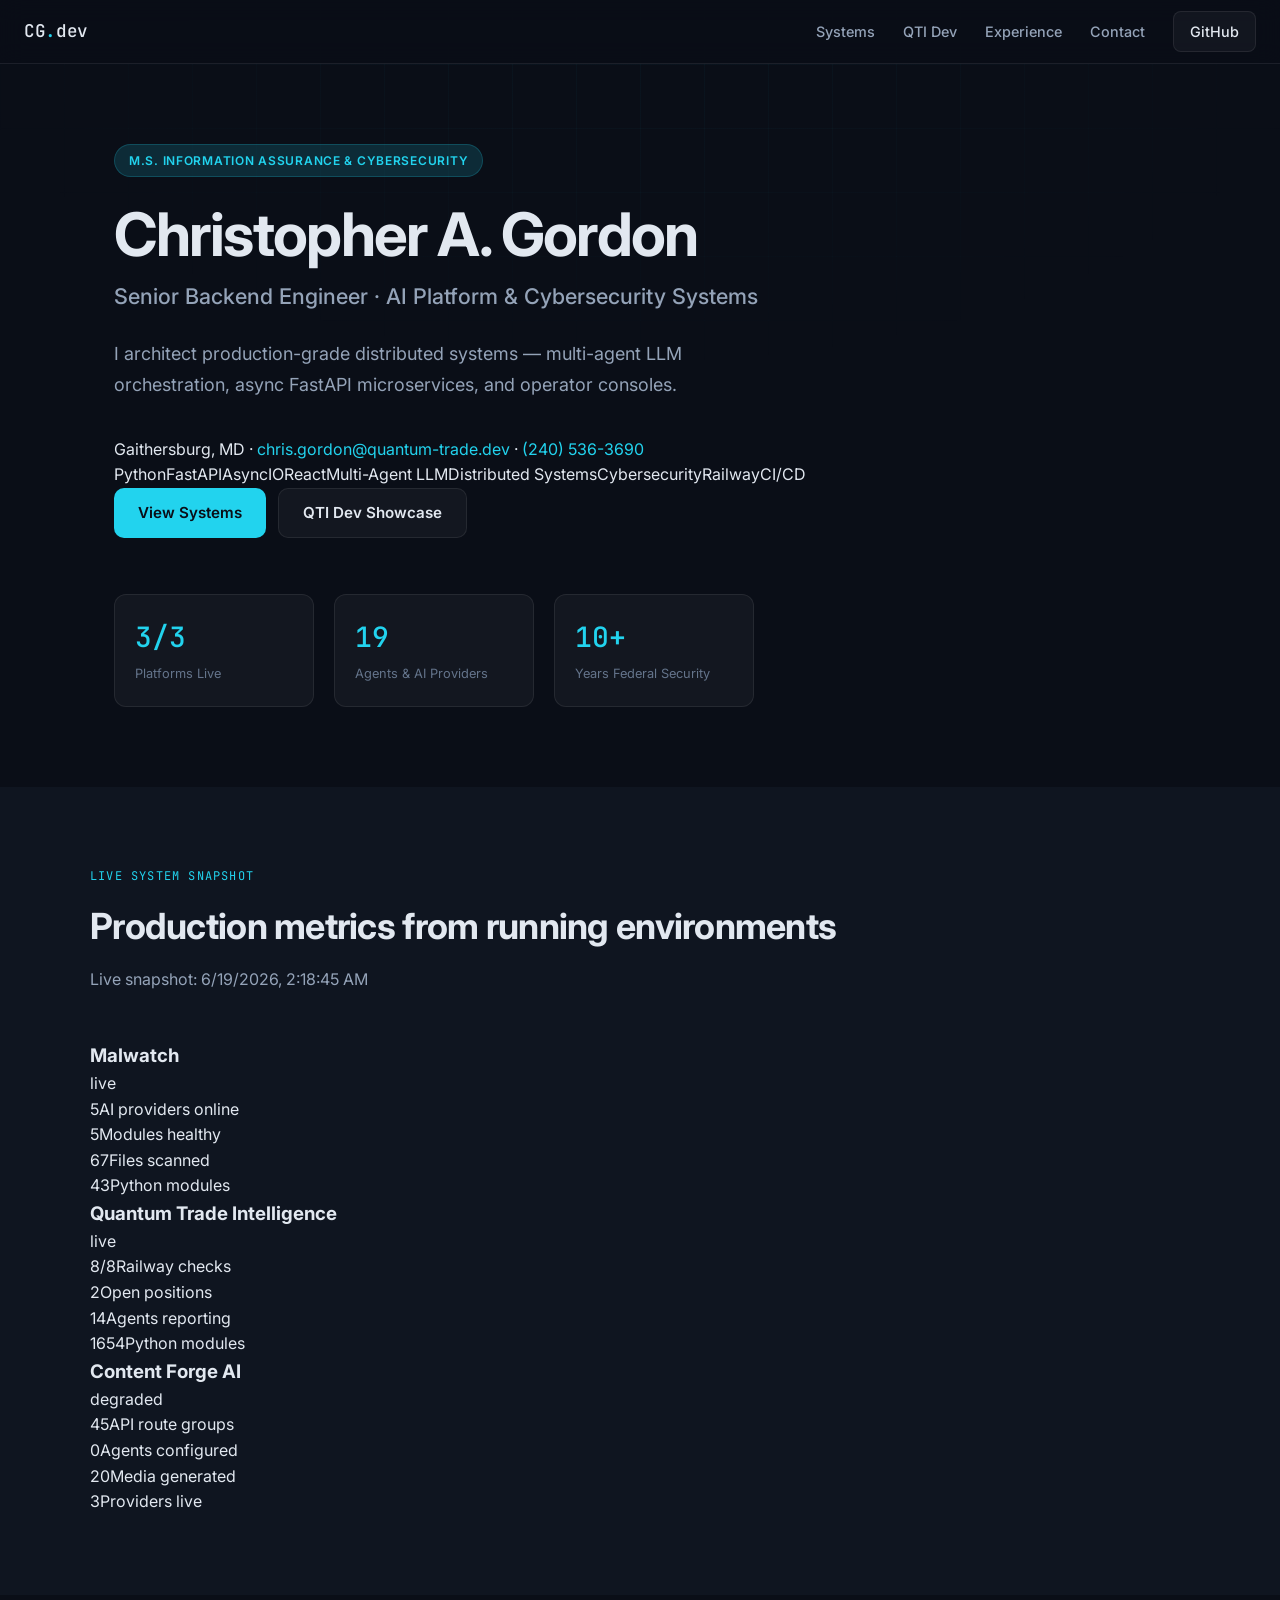
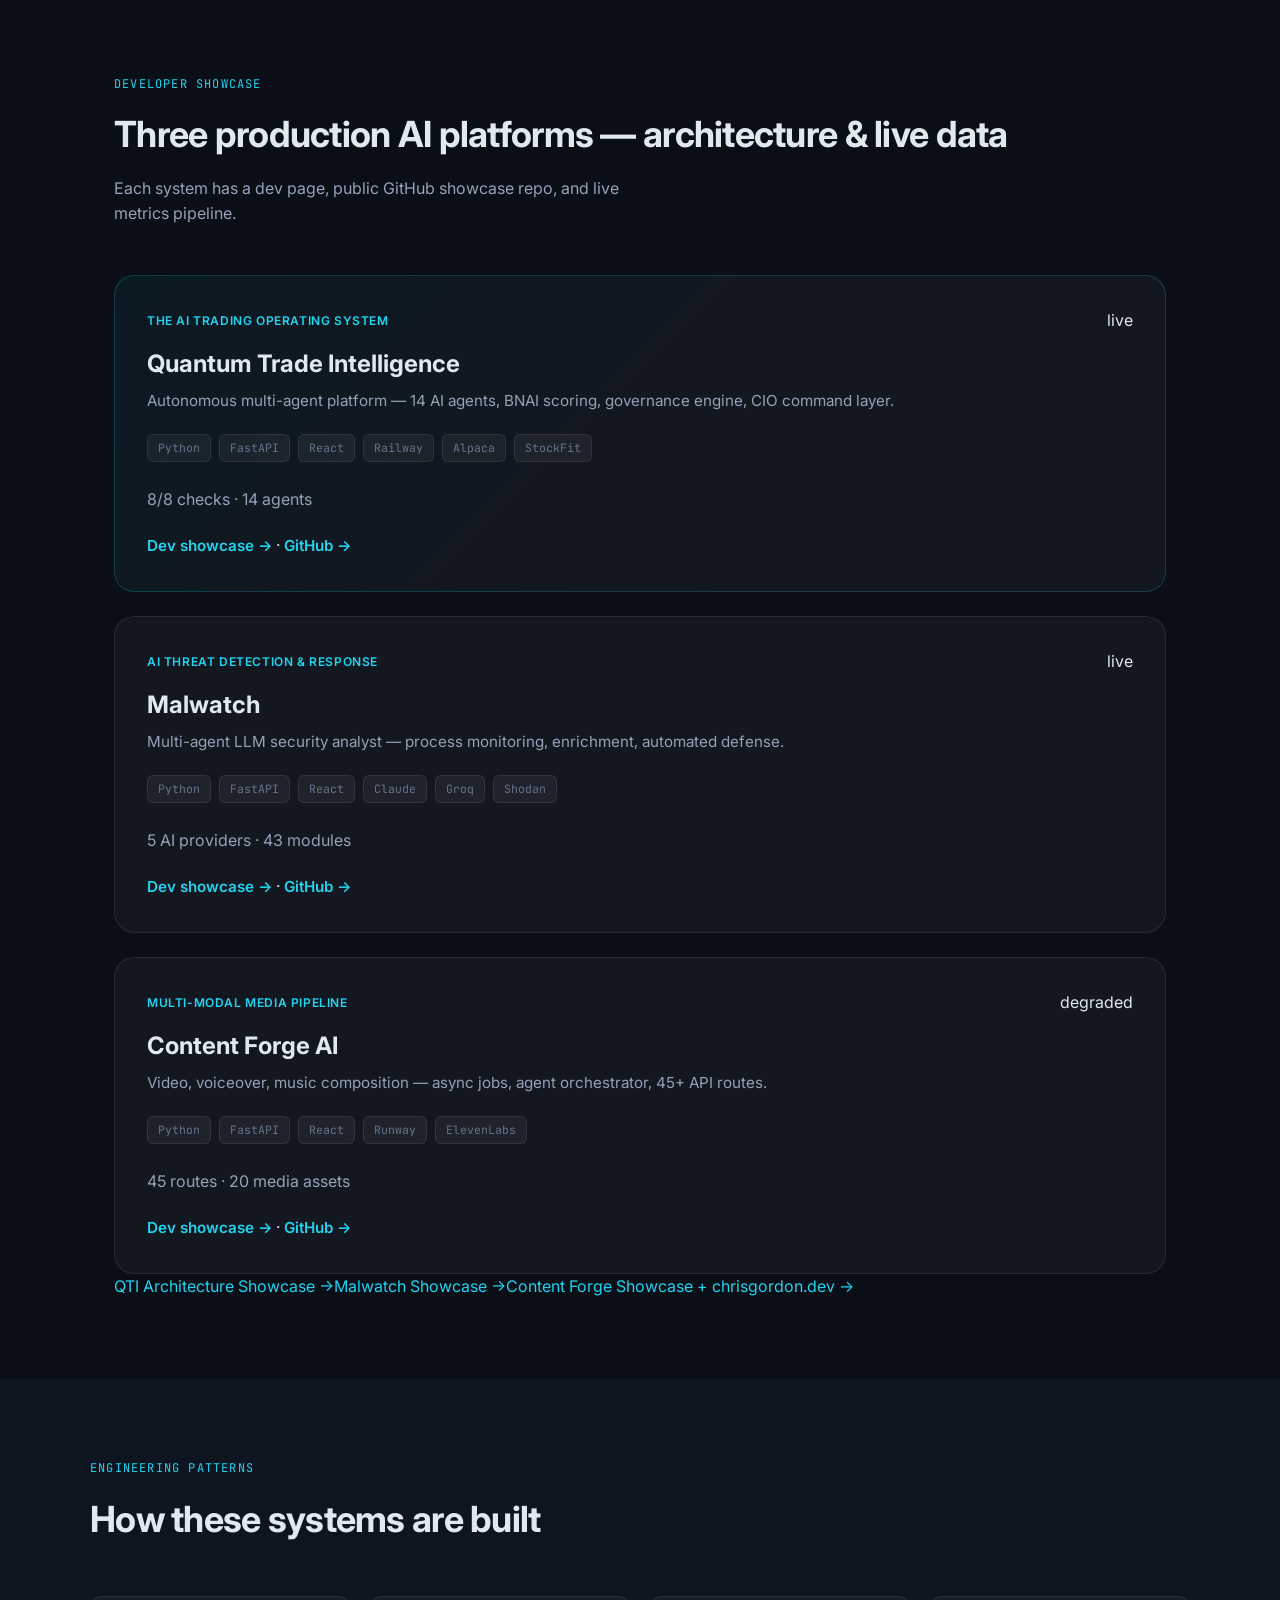
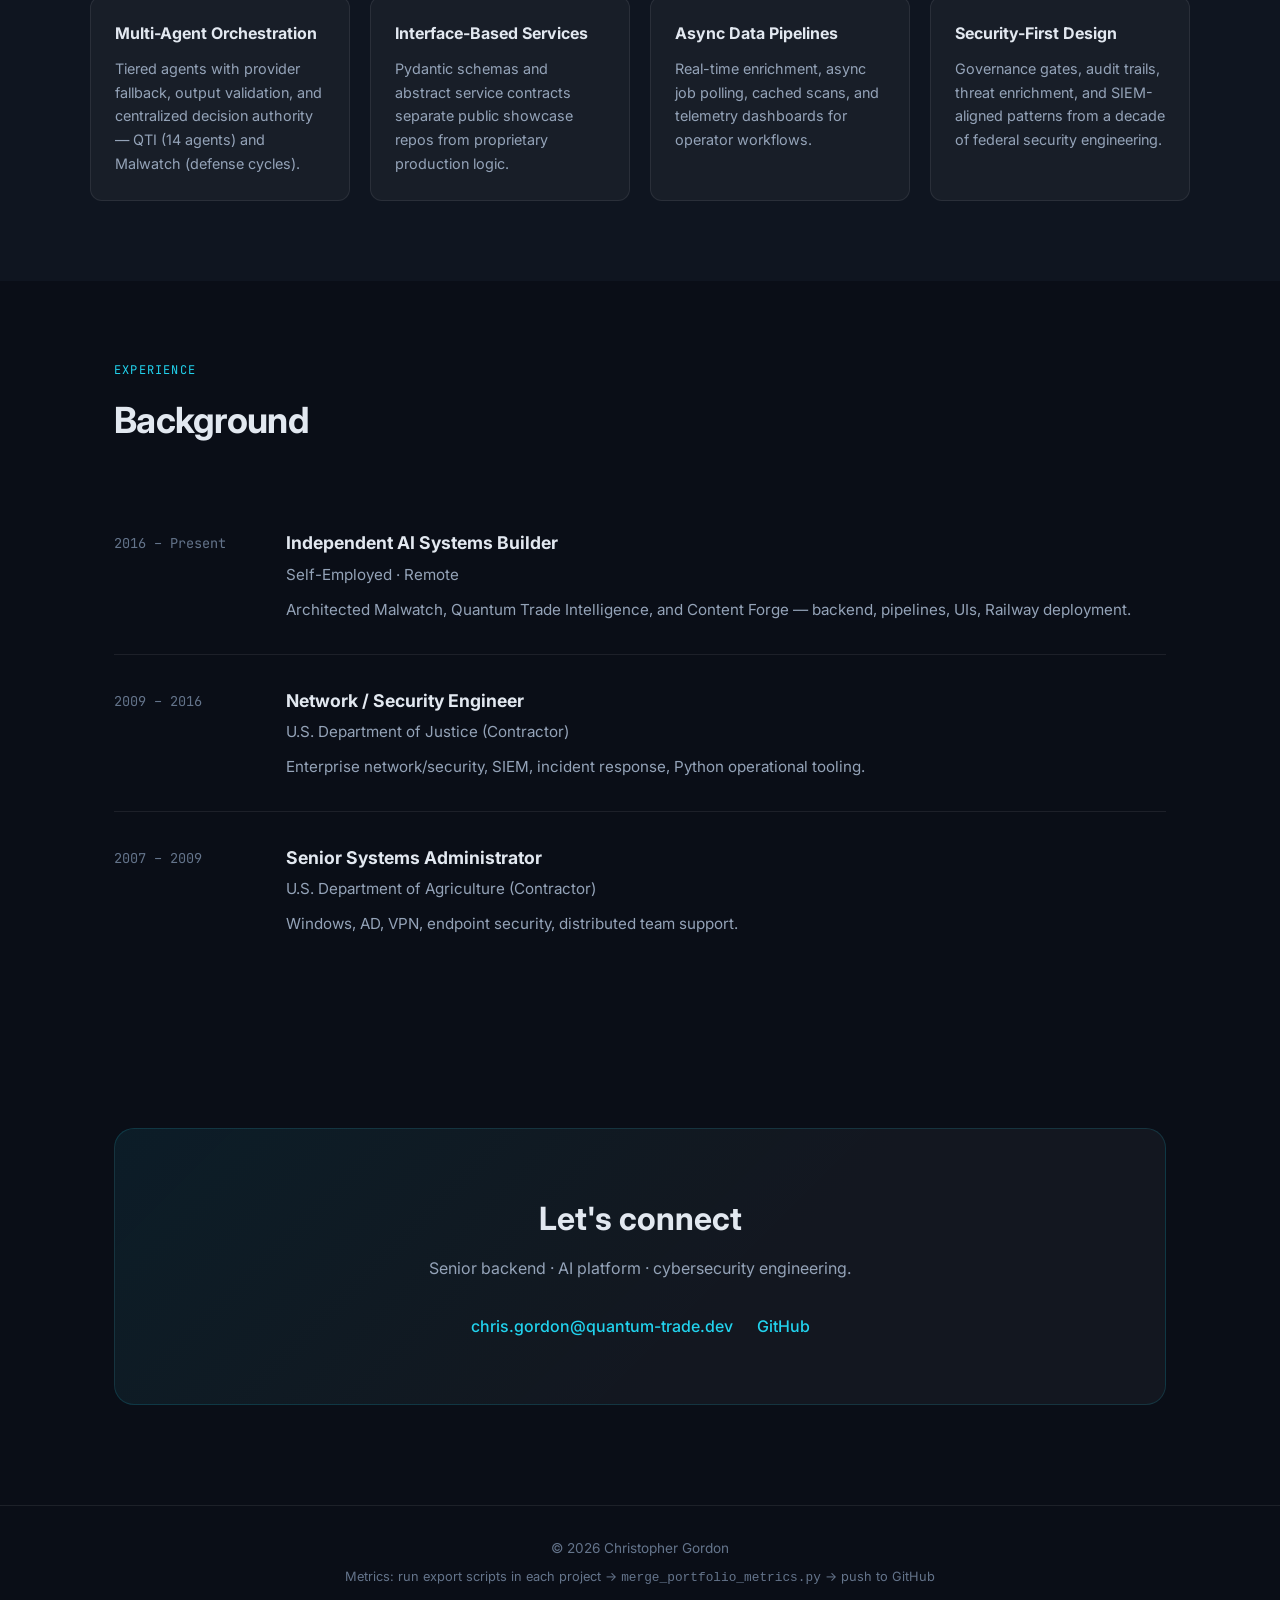
<file: portfolio/index.html>
<!DOCTYPE html>
<html lang="en" data-root="">
<head>
  <meta charset="UTF-8" />
  <meta name="viewport" content="width=device-width, initial-scale=1.0" />
  <meta name="description" content="Christopher Gordon — Senior Backend Engineer. AI platforms: Quantum Trade OS, Malwatch, Content Forge." />
  <title>Christopher Gordon | Dev Profile · chrisgordon.dev</title>
  <link rel="preconnect" href="https://fonts.googleapis.com" />
  <link rel="preconnect" href="https://fonts.gstatic.com" crossorigin />
  <link href="https://fonts.googleapis.com/css2?family=Inter:wght@400;500;600;700&family=JetBrains+Mono:wght@400;500&display=swap" rel="stylesheet" />
  <link rel="stylesheet" href="css/style.css" />
</head>
<body>
  <div class="bg-grid" aria-hidden="true"></div>
  <header class="site-header">
    <a class="logo" href="index.html">CG<span class="logo-dot">.</span>dev</a>
    <nav class="nav" id="site-nav-links" aria-label="Primary"></nav>
    <button class="nav-toggle" aria-label="Open menu" aria-expanded="false"><span></span><span></span><span></span></button>
  </header>

  <main>
    <section class="hero" id="profile-hero">
      <div class="hero-badge">M.S. Information Assurance &amp; Cybersecurity</div>
      <h1 id="profile-name">Christopher A. Gordon</h1>
      <p class="hero-title" id="profile-title">Senior Backend Engineer · AI Platform &amp; Cybersecurity Systems</p>
      <p class="hero-lead" id="profile-tagline">Loading profile…</p>
      <p class="hero-contact" id="profile-contact"></p>
      <div class="skill-chips" id="profile-skills"></div>
      <div class="hero-actions">
        <a class="btn btn-primary" href="#systems">View Systems</a>
        <a class="btn btn-secondary" href="dev/qti.html">QTI Dev Showcase</a>
      </div>
      <div class="hero-stats"></div>
    </section>

    <section id="live-metrics" class="section section-alt" hidden>
      <div class="section-head">
        <span class="section-tag">Live System Snapshot</span>
        <h2>Production metrics from running environments</h2>
        <p id="metrics-updated">Refresh via export scripts → merge → GitHub push</p>
      </div>
      <div id="live-metrics-grid" class="live-metrics-grid"></div>
    </section>

    <section id="systems" class="section">
      <div class="section-head">
        <span class="section-tag">Developer Showcase</span>
        <h2>Three production AI platforms — architecture &amp; live data</h2>
        <p>Each system has a dev page, public GitHub showcase repo, and live metrics pipeline.</p>
      </div>
      <div id="systems-grid" class="project-grid"></div>
      <div class="repo-bar" id="profile-repos"></div>
    </section>

    <section id="architecture" class="section section-alt">
      <div class="section-head">
        <span class="section-tag">Engineering Patterns</span>
        <h2>How these systems are built</h2>
      </div>
      <div class="pattern-grid">
        <div class="pattern-card"><h4>Multi-Agent Orchestration</h4><p>Tiered agents with provider fallback, output validation, and centralized decision authority — QTI (14 agents) and Malwatch (defense cycles).</p></div>
        <div class="pattern-card"><h4>Interface-Based Services</h4><p>Pydantic schemas and abstract service contracts separate public showcase repos from proprietary production logic.</p></div>
        <div class="pattern-card"><h4>Async Data Pipelines</h4><p>Real-time enrichment, async job polling, cached scans, and telemetry dashboards for operator workflows.</p></div>
        <div class="pattern-card"><h4>Security-First Design</h4><p>Governance gates, audit trails, threat enrichment, and SIEM-aligned patterns from a decade of federal security engineering.</p></div>
      </div>
    </section>

    <section id="experience" class="section">
      <div class="section-head"><span class="section-tag">Experience</span><h2>Background</h2></div>
      <div class="timeline">
        <div class="timeline-item"><div class="timeline-date">2016 – Present</div><div class="timeline-body"><h4>Independent AI Systems Builder</h4><p class="timeline-org">Self-Employed · Remote</p><p>Architected Malwatch, Quantum Trade Intelligence, and Content Forge — backend, pipelines, UIs, Railway deployment.</p></div></div>
        <div class="timeline-item"><div class="timeline-date">2009 – 2016</div><div class="timeline-body"><h4>Network / Security Engineer</h4><p class="timeline-org">U.S. Department of Justice (Contractor)</p><p>Enterprise network/security, SIEM, incident response, Python operational tooling.</p></div></div>
        <div class="timeline-item"><div class="timeline-date">2007 – 2009</div><div class="timeline-body"><h4>Senior Systems Administrator</h4><p class="timeline-org">U.S. Department of Agriculture (Contractor)</p><p>Windows, AD, VPN, endpoint security, distributed team support.</p></div></div>
      </div>
    </section>

    <section id="contact" class="section contact-section">
      <div class="contact-inner">
        <h2>Let's connect</h2>
        <p>Senior backend · AI platform · cybersecurity engineering.</p>
        <div class="contact-links">
          <a href="mailto:chris.gordon@quantum-trade.dev">chris.gordon@quantum-trade.dev</a>
          <a href="https://github.com/ChrisCyberSec76" target="_blank" rel="noopener">GitHub</a>
        </div>
      </div>
    </section>
  </main>

  <footer class="site-footer">
    <p>© <span id="year"></span> Christopher Gordon</p>
    <p class="footer-note">Metrics: run export scripts in each project → <code>merge_portfolio_metrics.py</code> → push to GitHub</p>
  </footer>
  <script src="js/app.js"></script>
</body>
</html>
</file>
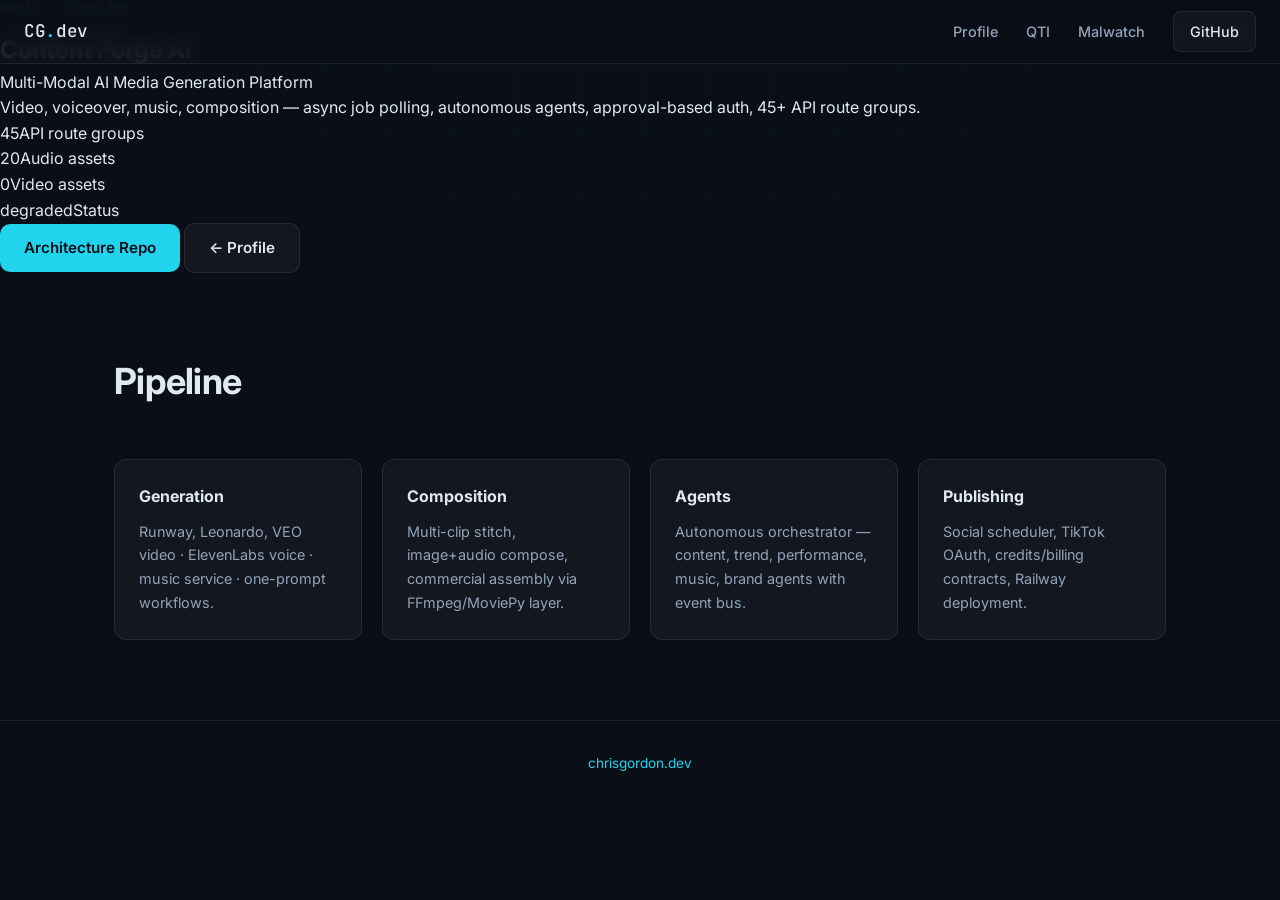
<file: portfolio/dev/content-forge.html>
<!DOCTYPE html>
<html lang="en" data-root="../">
<head>
  <meta charset="UTF-8" />
  <meta name="viewport" content="width=device-width, initial-scale=1.0" />
  <title>Content Forge AI | Dev Showcase · chrisgordon.dev</title>
  <link href="https://fonts.googleapis.com/css2?family=Inter:wght@400;500;600;700&family=JetBrains+Mono:wght@400;500&display=swap" rel="stylesheet" />
  <link rel="stylesheet" href="../css/style.css" />
</head>
<body data-page="content-forge">
  <div class="bg-grid" aria-hidden="true"></div>
  <header class="site-header">
    <a class="logo" href="../index.html">CG<span class="logo-dot">.</span>dev</a>
    <nav class="nav"><a href="../index.html">Profile</a><a href="../dev/qti.html">QTI</a><a href="../dev/malwatch.html">Malwatch</a><a class="nav-cta" href="https://github.com/ChrisCyberSec76/content-forge-public" target="_blank" rel="noopener">GitHub</a></nav>
  </header>

  <main class="dev-page">
    <section class="dev-hero dev-hero-forge">
      <span class="section-tag">Media · Pipeline</span>
      <h1>Content Forge AI</h1>
      <p class="dev-brand">Multi-Modal AI Media Generation Platform</p>
      <p class="dev-summary">Video, voiceover, music, composition — async job polling, autonomous agents, approval-based auth, 45+ API route groups.</p>
      <div class="live-stats dev-live-bar" id="cf-live-stats"></div>
      <div class="dev-actions">
        <a class="btn btn-primary" href="https://github.com/ChrisCyberSec76/content-forge-public" target="_blank" rel="noopener">Architecture Repo</a>
        <a class="btn btn-secondary" href="../index.html">← Profile</a>
      </div>
    </section>

    <section class="section">
      <div class="section-head"><h2>Pipeline</h2></div>
      <div class="pattern-grid">
        <div class="pattern-card"><h4>Generation</h4><p>Runway, Leonardo, VEO video · ElevenLabs voice · music service · one-prompt workflows.</p></div>
        <div class="pattern-card"><h4>Composition</h4><p>Multi-clip stitch, image+audio compose, commercial assembly via FFmpeg/MoviePy layer.</p></div>
        <div class="pattern-card"><h4>Agents</h4><p>Autonomous orchestrator — content, trend, performance, music, brand agents with event bus.</p></div>
        <div class="pattern-card"><h4>Publishing</h4><p>Social scheduler, TikTok OAuth, credits/billing contracts, Railway deployment.</p></div>
      </div>
    </section>
  </main>
  <footer class="site-footer"><p><a href="../index.html">chrisgordon.dev</a></p></footer>
  <script src="../js/app.js"></script>
  <script src="../js/showcase.js"></script>
</body>
</html>
</file>
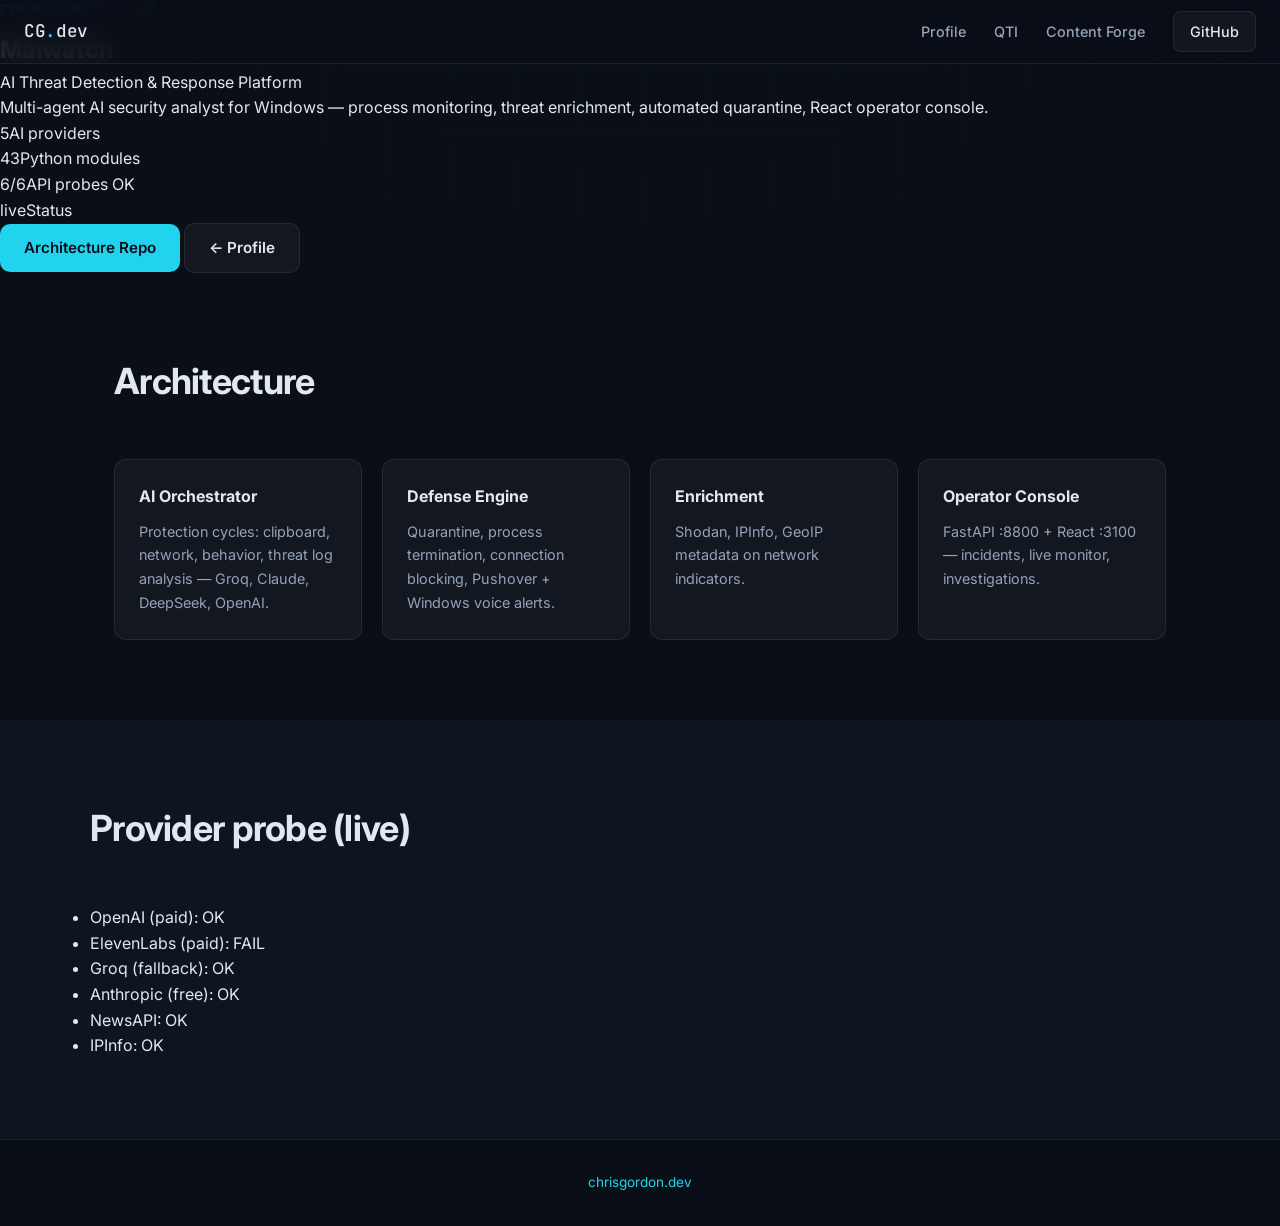
<file: portfolio/dev/malwatch.html>
<!DOCTYPE html>
<html lang="en" data-root="../">
<head>
  <meta charset="UTF-8" />
  <meta name="viewport" content="width=device-width, initial-scale=1.0" />
  <title>Malwatch | Dev Showcase · chrisgordon.dev</title>
  <link href="https://fonts.googleapis.com/css2?family=Inter:wght@400;500;600;700&family=JetBrains+Mono:wght@400;500&display=swap" rel="stylesheet" />
  <link rel="stylesheet" href="../css/style.css" />
</head>
<body data-page="malwatch">
  <div class="bg-grid" aria-hidden="true"></div>
  <header class="site-header">
    <a class="logo" href="../index.html">CG<span class="logo-dot">.</span>dev</a>
    <nav class="nav"><a href="../index.html">Profile</a><a href="../dev/qti.html">QTI</a><a href="../dev/content-forge.html">Content Forge</a><a class="nav-cta" href="https://github.com/ChrisCyberSec76/malwatch-public" target="_blank" rel="noopener">GitHub</a></nav>
  </header>

  <main class="dev-page">
    <section class="dev-hero dev-hero-malwatch">
      <span class="section-tag">Cybersecurity · LLM</span>
      <h1>Malwatch</h1>
      <p class="dev-brand">AI Threat Detection &amp; Response Platform</p>
      <p class="dev-summary">Multi-agent AI security analyst for Windows — process monitoring, threat enrichment, automated quarantine, React operator console.</p>
      <div class="live-stats dev-live-bar" id="mw-live-stats"></div>
      <div class="dev-actions">
        <a class="btn btn-primary" href="https://github.com/ChrisCyberSec76/malwatch-public" target="_blank" rel="noopener">Architecture Repo</a>
        <a class="btn btn-secondary" href="../index.html">← Profile</a>
      </div>
    </section>

    <section class="section">
      <div class="section-head"><h2>Architecture</h2></div>
      <div class="pattern-grid">
        <div class="pattern-card"><h4>AI Orchestrator</h4><p>Protection cycles: clipboard, network, behavior, threat log analysis — Groq, Claude, DeepSeek, OpenAI.</p></div>
        <div class="pattern-card"><h4>Defense Engine</h4><p>Quarantine, process termination, connection blocking, Pushover + Windows voice alerts.</p></div>
        <div class="pattern-card"><h4>Enrichment</h4><p>Shodan, IPInfo, GeoIP metadata on network indicators.</p></div>
        <div class="pattern-card"><h4>Operator Console</h4><p>FastAPI :8800 + React :3100 — incidents, live monitor, investigations.</p></div>
      </div>
    </section>

    <section class="section section-alt">
      <div class="section-head"><h2>Provider probe (live)</h2></div>
      <ul class="probe-list" id="mw-probes"></ul>
    </section>
  </main>
  <footer class="site-footer"><p><a href="../index.html">chrisgordon.dev</a></p></footer>
  <script src="../js/app.js"></script>
  <script src="../js/showcase.js"></script>
</body>
</html>
</file>
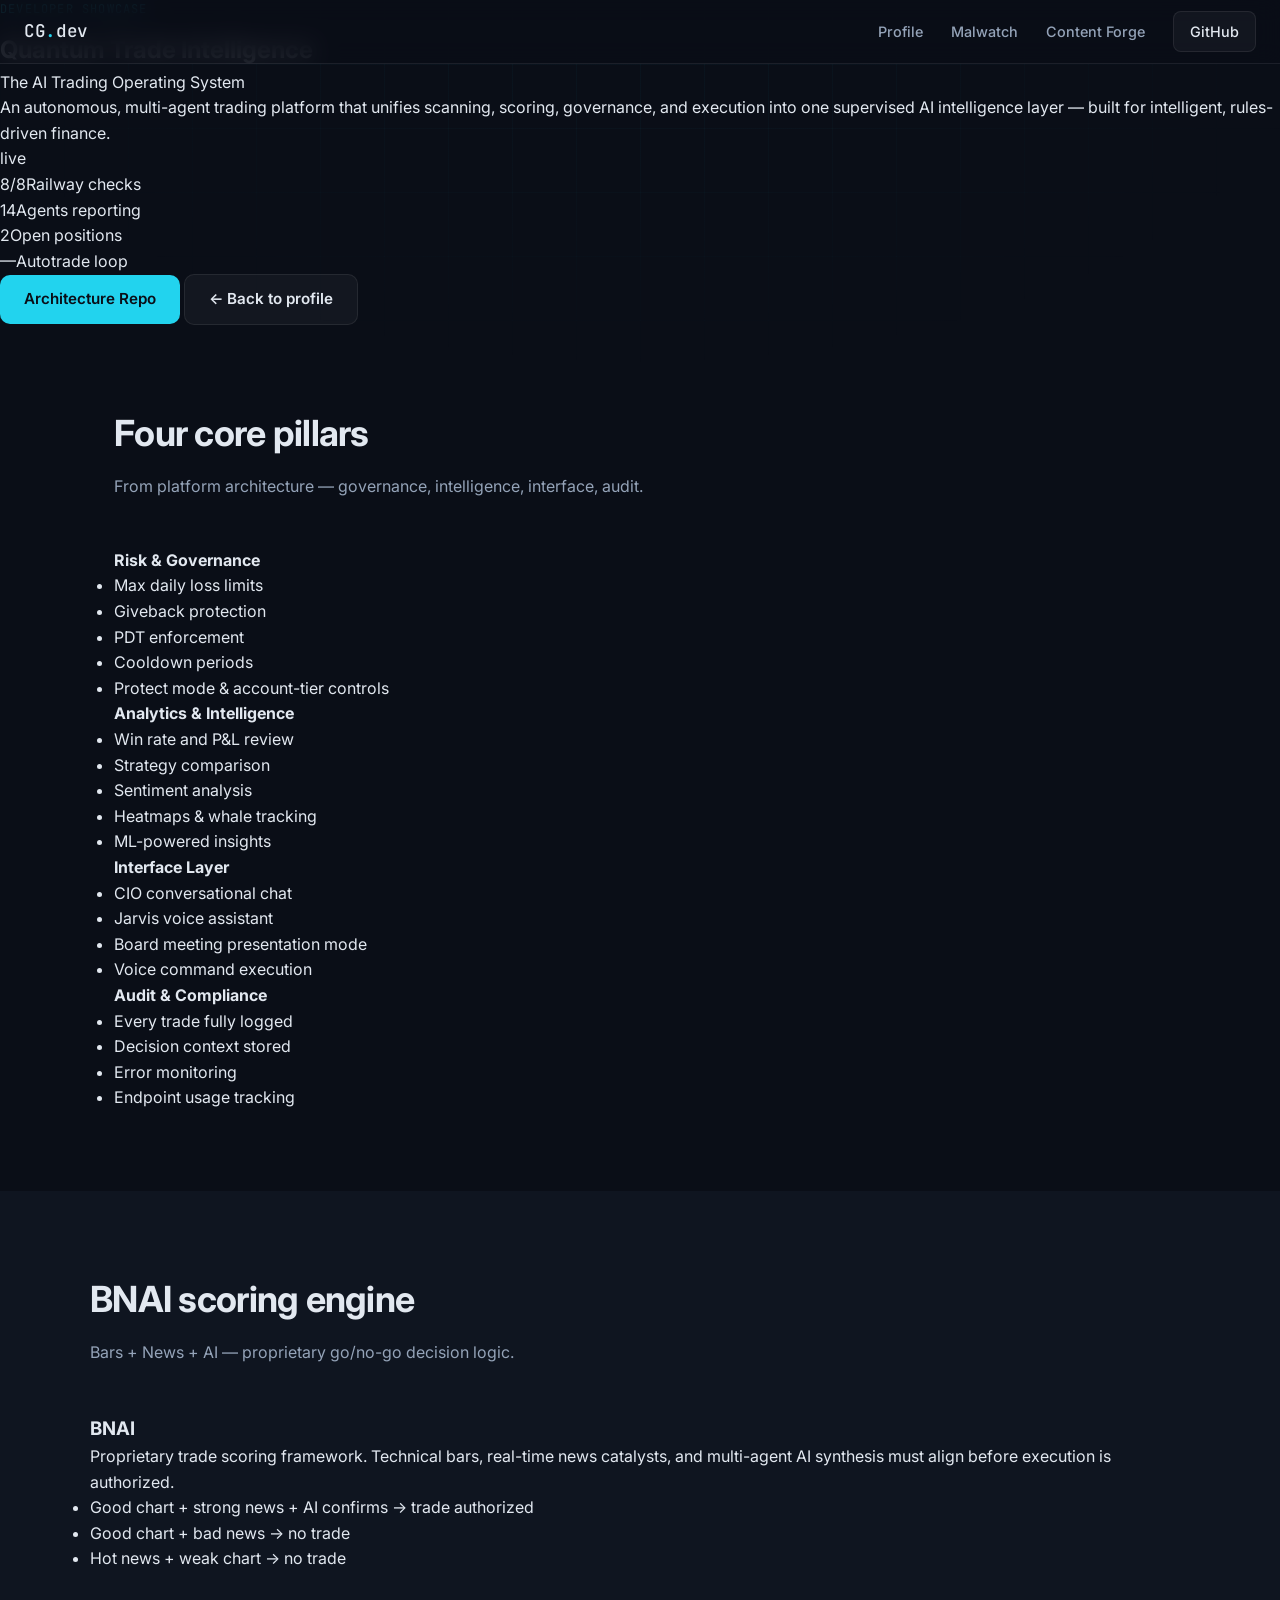
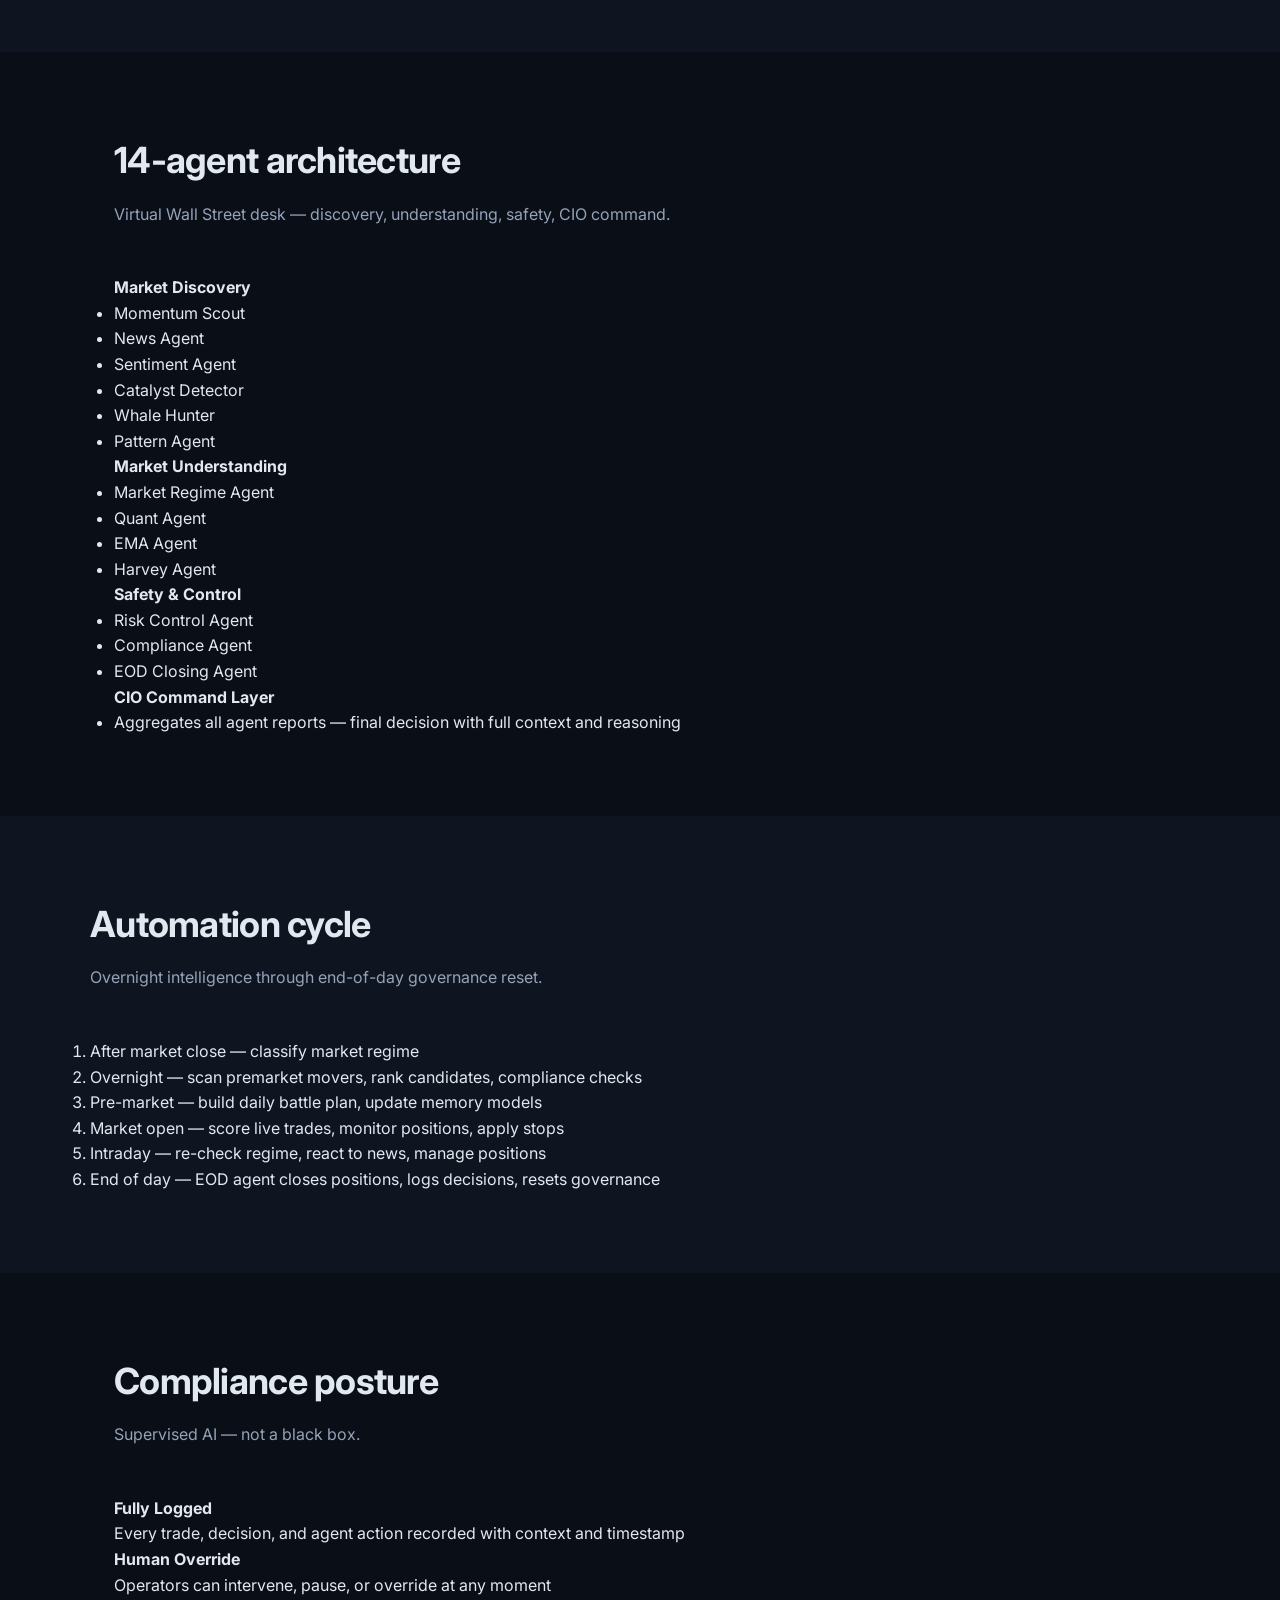
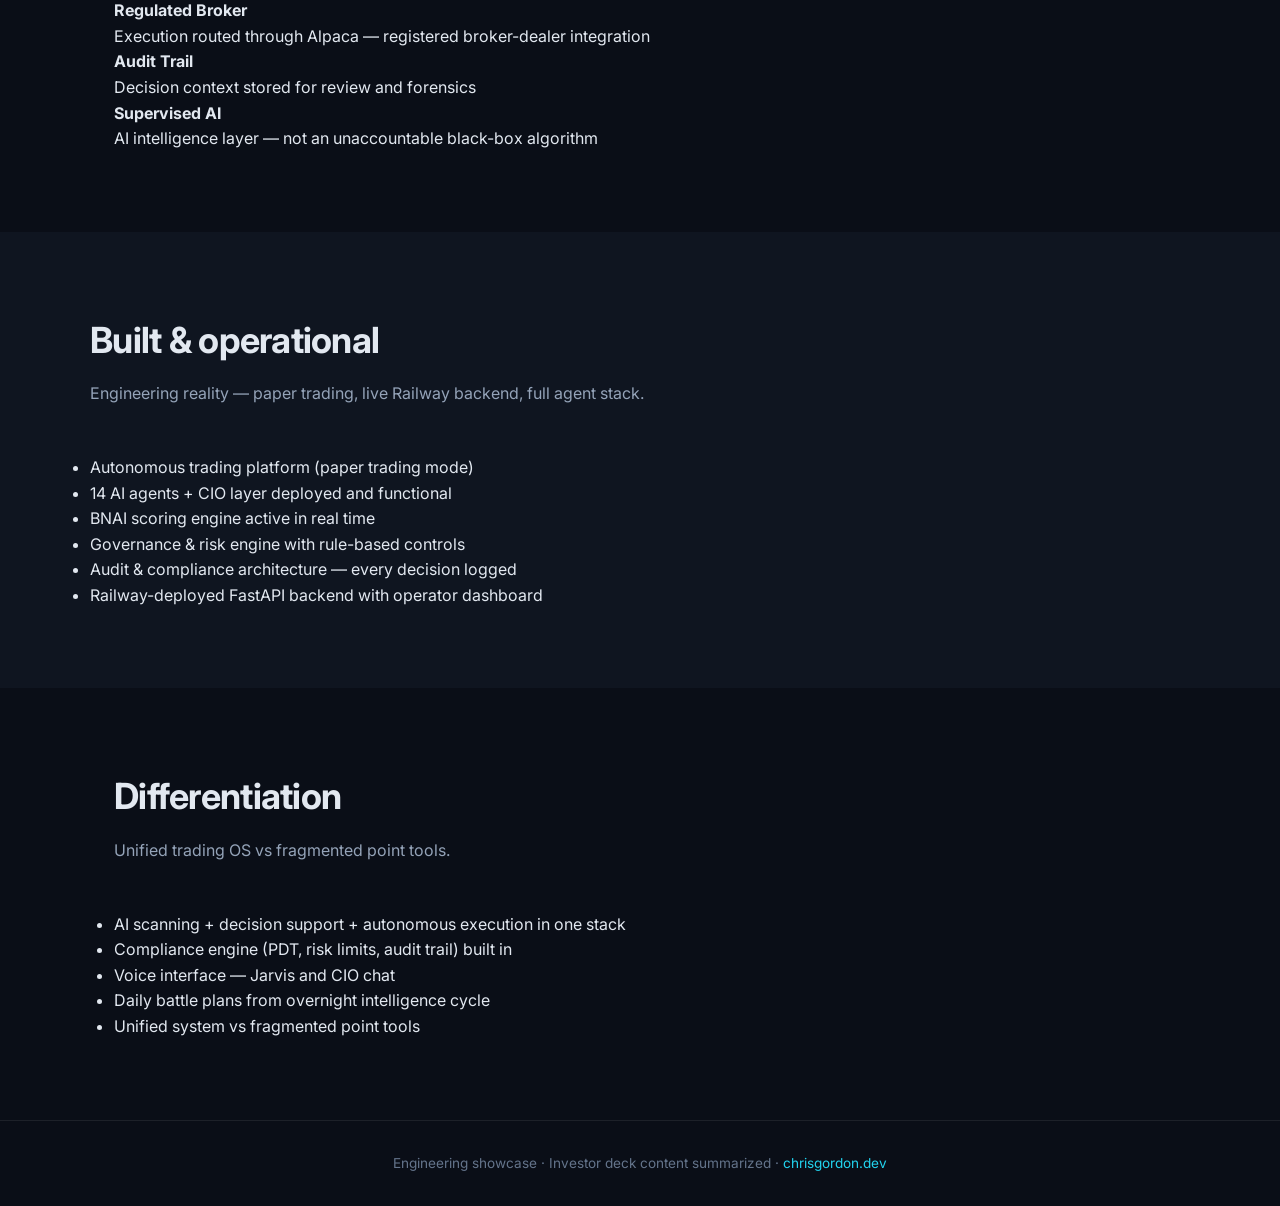
<file: portfolio/dev/qti.html>
<!DOCTYPE html>
<html lang="en" data-root="../">
<head>
  <meta charset="UTF-8" />
  <meta name="viewport" content="width=device-width, initial-scale=1.0" />
  <title>Quantum Trade Intelligence | Dev Showcase · chrisgordon.dev</title>
  <link href="https://fonts.googleapis.com/css2?family=Inter:wght@400;500;600;700&family=JetBrains+Mono:wght@400;500&display=swap" rel="stylesheet" />
  <link rel="stylesheet" href="../css/style.css" />
</head>
<body data-page="qti">
  <div class="bg-grid" aria-hidden="true"></div>
  <header class="site-header">
    <a class="logo" href="../index.html">CG<span class="logo-dot">.</span>dev</a>
    <nav class="nav"><a href="../index.html">Profile</a><a href="../dev/malwatch.html">Malwatch</a><a href="../dev/content-forge.html">Content Forge</a><a class="nav-cta" href="https://github.com/ChrisCyberSec76/quantum-trade-ai" target="_blank" rel="noopener">GitHub</a></nav>
  </header>

  <main class="dev-page">
    <section class="dev-hero dev-hero-qti">
      <span class="section-tag">Developer Showcase</span>
      <h1 id="qti-title">Quantum Trade Intelligence</h1>
      <p class="dev-brand" id="qti-brand">The AI Trading Operating System</p>
      <p class="dev-summary" id="qti-summary"></p>
      <span class="live-badge" id="qti-status-badge">loading</span>
      <div class="live-stats dev-live-bar" id="qti-live-stats"></div>
      <div class="dev-actions">
        <a class="btn btn-primary" href="https://github.com/ChrisCyberSec76/quantum-trade-ai" target="_blank" rel="noopener">Architecture Repo</a>
        <a class="btn btn-secondary" href="../index.html#systems">← Back to profile</a>
      </div>
    </section>

    <section class="section">
      <div class="section-head"><h2>Four core pillars</h2><p>From platform architecture — governance, intelligence, interface, audit.</p></div>
      <div class="pillar-grid" id="qti-pillars"></div>
    </section>

    <section class="section section-alt">
      <div class="section-head"><h2>BNAI scoring engine</h2><p>Bars + News + AI — proprietary go/no-go decision logic.</p></div>
      <div class="bnai-block">
        <h3 id="bnai-name">BNAI</h3>
        <p id="bnai-desc"></p>
        <ul class="bnai-rules" id="bnai-rules"></ul>
      </div>
    </section>

    <section class="section">
      <div class="section-head"><h2>14-agent architecture</h2><p>Virtual Wall Street desk — discovery, understanding, safety, CIO command.</p></div>
      <div class="tier-grid" id="qti-agent-tiers"></div>
    </section>

    <section class="section section-alt">
      <div class="section-head"><h2>Automation cycle</h2><p>Overnight intelligence through end-of-day governance reset.</p></div>
      <ol class="cycle-list" id="qti-cycle"></ol>
    </section>

    <section class="section">
      <div class="section-head"><h2>Compliance posture</h2><p>Supervised AI — not a black box.</p></div>
      <div class="compliance-grid" id="qti-compliance"></div>
    </section>

    <section class="section section-alt">
      <div class="section-head"><h2>Built &amp; operational</h2><p>Engineering reality — paper trading, live Railway backend, full agent stack.</p></div>
      <ul class="built-list" id="qti-built"></ul>
    </section>

    <section class="section">
      <div class="section-head"><h2>Differentiation</h2><p>Unified trading OS vs fragmented point tools.</p></div>
      <ul class="built-list" id="qti-diff"></ul>
    </section>
  </main>

  <footer class="site-footer"><p>Engineering showcase · Investor deck content summarized · <a href="../index.html">chrisgordon.dev</a></p></footer>
  <script src="../js/app.js"></script>
  <script src="../js/showcase.js"></script>
</body>
</html>
</file>
<file: portfolio/css/style.css>
/* Christopher Gordon Portfolio — chrisgordon.dev */

:root {
  --bg: #0a0e17;
  --bg-alt: #0f1520;
  --surface: rgba(255, 255, 255, 0.04);
  --surface-hover: rgba(255, 255, 255, 0.07);
  --border: rgba(255, 255, 255, 0.08);
  --text: #e2e8f0;
  --text-muted: #94a3b8;
  --text-dim: #64748b;
  --accent: #22d3ee;
  --accent-dim: rgba(34, 211, 238, 0.15);
  --accent-glow: rgba(34, 211, 238, 0.25);
  --green: #34d399;
  --purple: #a78bfa;
  --font: "Inter", system-ui, -apple-system, sans-serif;
  --mono: "JetBrains Mono", ui-monospace, monospace;
  --radius: 12px;
  --radius-lg: 20px;
  --max: 1100px;
  --header-h: 64px;
}

*, *::before, *::after { box-sizing: border-box; margin: 0; padding: 0; }

html { scroll-behavior: smooth; scroll-padding-top: calc(var(--header-h) + 24px); }

body {
  font-family: var(--font);
  background: var(--bg);
  color: var(--text);
  line-height: 1.6;
  -webkit-font-smoothing: antialiased;
  overflow-x: hidden;
}

.bg-grid {
  position: fixed;
  inset: 0;
  background-image:
    linear-gradient(rgba(34, 211, 238, 0.03) 1px, transparent 1px),
    linear-gradient(90deg, rgba(34, 211, 238, 0.03) 1px, transparent 1px);
  background-size: 64px 64px;
  mask-image: radial-gradient(ellipse 80% 60% at 50% 0%, black 20%, transparent 70%);
  pointer-events: none;
  z-index: 0;
}

a { color: var(--accent); text-decoration: none; transition: color 0.2s; }
a:hover { color: #67e8f9; }

/* Header */
.site-header {
  position: fixed;
  top: 0; left: 0; right: 0;
  height: var(--header-h);
  display: flex;
  align-items: center;
  justify-content: space-between;
  padding: 0 24px;
  background: rgba(10, 14, 23, 0.85);
  backdrop-filter: blur(12px);
  border-bottom: 1px solid var(--border);
  z-index: 100;
}

.logo {
  font-family: var(--mono);
  font-weight: 500;
  font-size: 1.1rem;
  color: var(--text);
  letter-spacing: -0.02em;
}
.logo-dot { color: var(--accent); }

.nav { display: flex; align-items: center; gap: 28px; }
.nav a { color: var(--text-muted); font-size: 0.9rem; font-weight: 500; }
.nav a:hover { color: var(--text); }
.nav-cta {
  padding: 8px 16px;
  border: 1px solid var(--border);
  border-radius: 8px;
  color: var(--text) !important;
  background: var(--surface);
}
.nav-cta:hover { background: var(--surface-hover); border-color: var(--accent); }

.nav-toggle {
  display: none;
  flex-direction: column;
  gap: 5px;
  background: none;
  border: none;
  cursor: pointer;
  padding: 4px;
}
.nav-toggle span {
  display: block;
  width: 22px;
  height: 2px;
  background: var(--text);
  border-radius: 2px;
  transition: transform 0.2s;
}

main { position: relative; z-index: 1; }

/* Hero */
.hero {
  max-width: var(--max);
  margin: 0 auto;
  padding: calc(var(--header-h) + 80px) 24px 80px;
}

.hero-badge {
  display: inline-block;
  font-size: 0.75rem;
  font-weight: 600;
  letter-spacing: 0.06em;
  text-transform: uppercase;
  color: var(--accent);
  background: var(--accent-dim);
  border: 1px solid rgba(34, 211, 238, 0.2);
  padding: 6px 14px;
  border-radius: 999px;
  margin-bottom: 24px;
}

.hero h1 {
  font-size: clamp(2.5rem, 6vw, 3.75rem);
  font-weight: 700;
  letter-spacing: -0.03em;
  line-height: 1.1;
  margin-bottom: 12px;
}

.hero-title {
  font-size: clamp(1.1rem, 2.5vw, 1.35rem);
  color: var(--text-muted);
  font-weight: 500;
  margin-bottom: 24px;
}

.hero-lead {
  font-size: 1.125rem;
  color: var(--text-muted);
  max-width: 680px;
  line-height: 1.75;
  margin-bottom: 36px;
}

.hero-actions { display: flex; flex-wrap: wrap; gap: 12px; margin-bottom: 56px; }

.btn {
  display: inline-flex;
  align-items: center;
  padding: 12px 24px;
  border-radius: 10px;
  font-weight: 600;
  font-size: 0.95rem;
  transition: all 0.2s;
}
.btn-primary {
  background: var(--accent);
  color: #0a0e17;
}
.btn-primary:hover { background: #67e8f9; color: #0a0e17; box-shadow: 0 0 24px var(--accent-glow); }
.btn-secondary {
  background: var(--surface);
  color: var(--text);
  border: 1px solid var(--border);
}
.btn-secondary:hover { background: var(--surface-hover); border-color: rgba(255,255,255,0.15); color: var(--text); }

.hero-stats {
  display: grid;
  grid-template-columns: repeat(3, 1fr);
  gap: 20px;
  max-width: 640px;
}
.stat {
  padding: 20px;
  background: var(--surface);
  border: 1px solid var(--border);
  border-radius: var(--radius);
}
.stat-num {
  display: block;
  font-family: var(--mono);
  font-size: 1.75rem;
  font-weight: 500;
  color: var(--accent);
}
.stat-label {
  font-size: 0.8rem;
  color: var(--text-dim);
  margin-top: 4px;
}

/* Sections */
.section {
  max-width: var(--max);
  margin: 0 auto;
  padding: 80px 24px;
}
.section-alt { background: var(--bg-alt); max-width: none; }
.section-alt > * { max-width: var(--max); margin-left: auto; margin-right: auto; }

.section-head { margin-bottom: 48px; }
.section-tag {
  display: block;
  font-family: var(--mono);
  font-size: 0.75rem;
  color: var(--accent);
  text-transform: uppercase;
  letter-spacing: 0.1em;
  margin-bottom: 12px;
}
.section-head h2 {
  font-size: clamp(1.75rem, 4vw, 2.25rem);
  font-weight: 700;
  letter-spacing: -0.02em;
  margin-bottom: 12px;
}
.section-head p { color: var(--text-muted); max-width: 560px; }

/* Projects */
.project-grid {
  display: grid;
  grid-template-columns: 1fr;
  gap: 24px;
}

.project-card {
  padding: 32px;
  background: var(--surface);
  border: 1px solid var(--border);
  border-radius: var(--radius-lg);
  transition: border-color 0.25s, transform 0.25s;
}
.project-card:hover {
  border-color: rgba(34, 211, 238, 0.25);
  transform: translateY(-2px);
}
.project-card.featured {
  border-color: rgba(34, 211, 238, 0.2);
  background: linear-gradient(135deg, rgba(34, 211, 238, 0.06) 0%, var(--surface) 50%);
}

.project-icon {
  font-size: 2rem;
  width: 56px;
  height: 56px;
  display: flex;
  align-items: center;
  justify-content: center;
  border-radius: 14px;
  margin-bottom: 20px;
  background: var(--accent-dim);
  border: 1px solid rgba(34, 211, 238, 0.15);
}
.project-icon.qti { background: rgba(167, 139, 250, 0.12); border-color: rgba(167, 139, 250, 0.2); }
.project-icon.forge { background: rgba(52, 211, 153, 0.12); border-color: rgba(52, 211, 153, 0.2); }

.project-meta {
  display: flex;
  justify-content: space-between;
  align-items: center;
  margin-bottom: 12px;
  flex-wrap: wrap;
  gap: 8px;
}
.project-tag {
  font-size: 0.75rem;
  font-weight: 600;
  color: var(--accent);
  text-transform: uppercase;
  letter-spacing: 0.05em;
}
.project-year { font-family: var(--mono); font-size: 0.8rem; color: var(--text-dim); }

.project-card h3 { font-size: 1.5rem; font-weight: 700; margin-bottom: 4px; }
.project-sub { color: var(--text-muted); font-size: 0.95rem; margin-bottom: 16px; }
.project-card > p { color: var(--text-muted); margin-bottom: 20px; line-height: 1.7; }

.project-stack {
  list-style: none;
  display: flex;
  flex-wrap: wrap;
  gap: 8px;
  margin-bottom: 24px;
}
.project-stack li {
  font-family: var(--mono);
  font-size: 0.72rem;
  padding: 4px 10px;
  background: rgba(255,255,255,0.05);
  border: 1px solid var(--border);
  border-radius: 6px;
  color: var(--text-dim);
}

.project-links a {
  font-weight: 600;
  font-size: 0.95rem;
}

/* Patterns */
.pattern-grid {
  display: grid;
  grid-template-columns: repeat(auto-fit, minmax(240px, 1fr));
  gap: 20px;
}
.pattern-card {
  padding: 24px;
  background: var(--surface);
  border: 1px solid var(--border);
  border-radius: var(--radius);
}
.pattern-card h4 { font-size: 1rem; margin-bottom: 10px; color: var(--text); }
.pattern-card p { font-size: 0.9rem; color: var(--text-muted); line-height: 1.65; }

/* Skills */
.skills-grid {
  display: grid;
  grid-template-columns: repeat(auto-fit, minmax(300px, 1fr));
  gap: 20px;
}
.skill-group {
  padding: 24px;
  background: var(--surface);
  border: 1px solid var(--border);
  border-radius: var(--radius);
}
.skill-group h4 {
  font-size: 0.85rem;
  text-transform: uppercase;
  letter-spacing: 0.06em;
  color: var(--accent);
  margin-bottom: 10px;
}
.skill-group p { font-size: 0.9rem; color: var(--text-muted); line-height: 1.65; }

/* Timeline */
.timeline { display: flex; flex-direction: column; gap: 0; }
.timeline-item {
  display: grid;
  grid-template-columns: 140px 1fr;
  gap: 32px;
  padding: 32px 0;
  border-bottom: 1px solid var(--border);
}
.timeline-item:last-child { border-bottom: none; }
.timeline-date {
  font-family: var(--mono);
  font-size: 0.85rem;
  color: var(--text-dim);
  padding-top: 4px;
}
.timeline-body h4 { font-size: 1.1rem; margin-bottom: 4px; }
.timeline-org { font-size: 0.9rem; color: var(--accent); margin-bottom: 10px; }
.timeline-body p { font-size: 0.95rem; color: var(--text-muted); line-height: 1.65; }

/* Credentials */
.cred-grid {
  display: grid;
  grid-template-columns: repeat(auto-fit, minmax(280px, 1fr));
  gap: 20px;
}
.cred-card {
  padding: 28px;
  background: var(--surface);
  border: 1px solid var(--border);
  border-radius: var(--radius);
}
.cred-card h4 { font-size: 1rem; margin-bottom: 8px; }
.cred-card p { font-size: 0.9rem; color: var(--text-muted); }
.cred-minor {
  display: inline-block;
  margin-top: 10px;
  font-size: 0.8rem;
  color: var(--text-dim);
  font-style: italic;
}

/* Contact */
.contact-section { padding-bottom: 100px; }
.contact-inner {
  text-align: center;
  padding: 64px 32px;
  background: linear-gradient(135deg, rgba(34, 211, 238, 0.08) 0%, var(--surface) 60%);
  border: 1px solid rgba(34, 211, 238, 0.15);
  border-radius: var(--radius-lg);
}
.contact-inner h2 { font-size: 2rem; margin-bottom: 12px; }
.contact-inner > p { color: var(--text-muted); max-width: 480px; margin: 0 auto 32px; }
.contact-links {
  display: flex;
  flex-wrap: wrap;
  justify-content: center;
  gap: 24px;
}
.contact-links a { font-weight: 500; }

/* Footer */
.site-footer {
  text-align: center;
  padding: 32px 24px;
  border-top: 1px solid var(--border);
  color: var(--text-dim);
  font-size: 0.85rem;
}
.footer-note { margin-top: 8px; font-size: 0.8rem; }

/* Responsive */
@media (min-width: 768px) {
  .project-grid {
    grid-template-columns: 1fr;
  }
  .project-card.featured {
    grid-column: 1 / -1;
  }
}

@media (max-width: 768px) {
  .nav { display: none; }
  .nav.open {
    display: flex;
    flex-direction: column;
    position: fixed;
    top: var(--header-h);
    left: 0; right: 0;
    background: rgba(10, 14, 23, 0.98);
    padding: 24px;
    border-bottom: 1px solid var(--border);
    gap: 16px;
  }
  .nav-toggle { display: flex; }
  .hero-stats { grid-template-columns: 1fr; }
  .timeline-item { grid-template-columns: 1fr; gap: 8px; }
}

@media (prefers-reduced-motion: reduce) {
  html { scroll-behavior: auto; }
  .project-card:hover { transform: none; }
}
</file>
